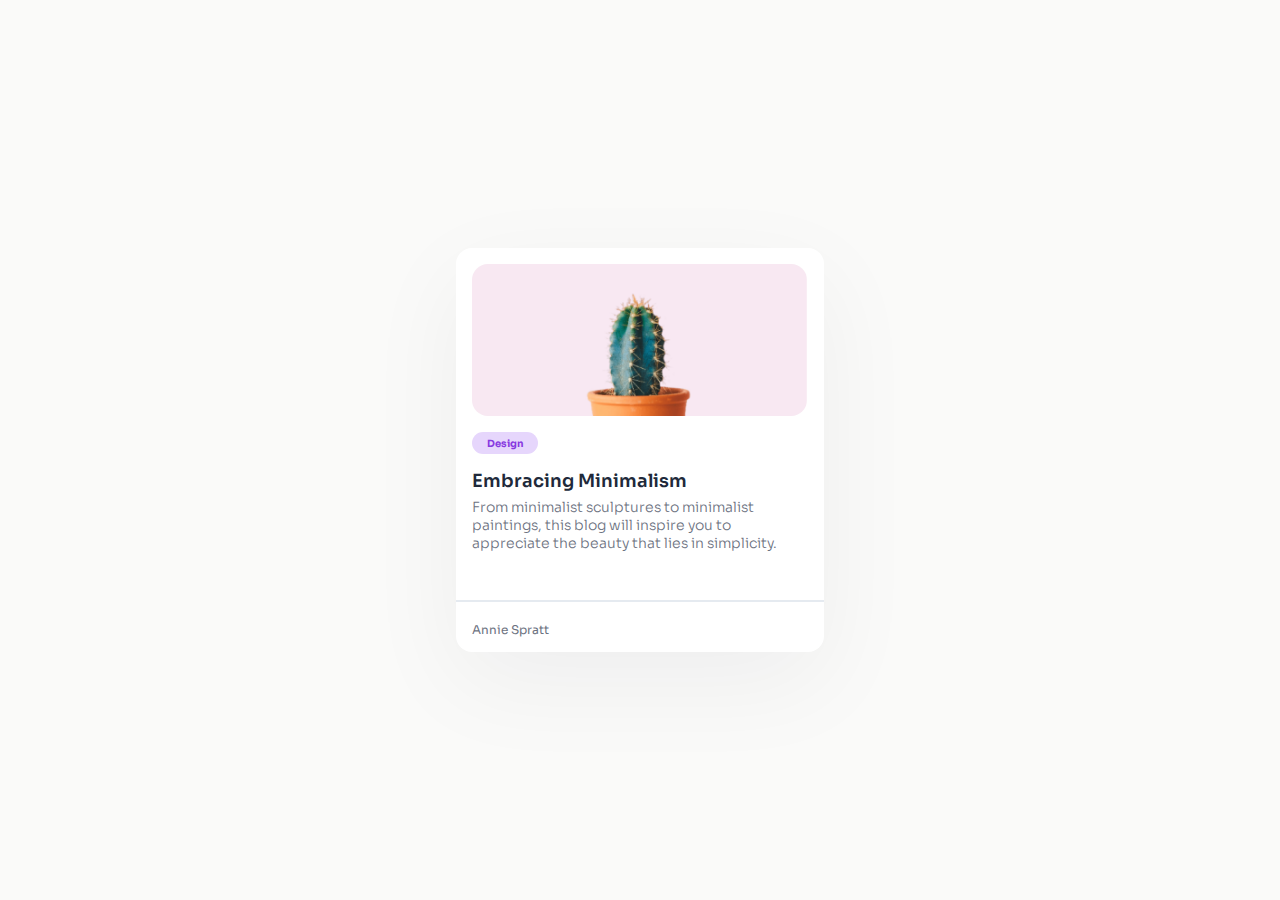
<file: index.html>
<html lang="en">
  <head>
    <meta charset="UTF-8" />
    <meta name="viewport" content="width=device-width, initial-scale=1.0" />
    <link rel="stylesheet" href="styles.css" />
    <link rel="preconnect" href="https://fonts.googleapis.com" />
    <link rel="preconnect" href="https://fonts.gstatic.com" crossorigin />
    <link
      href="https://fonts.googleapis.com/css2?family=Inter:wght@100..900&family=Sora:wght@100..800&display=swap"
      rel="stylesheet"
    />
    <title>Blog Card</title>
  </head>
  <body>
    <div class="card">
      <img src="./public/cactus_img.jpg" alt="cactus" />
      <div class="pill">Design</div>
      <div class="content">
        <h2>Embracing Minimalism</h2>
        <p>
          From minimalist sculptures to minimalist paintings, this blog will
          inspire you to appreciate the beauty that lies in simplicity.
        </p>
      </div>
      <hr />
      <footer>Annie Spratt</footer>
    </div>
  </body>
</html>
</file>
<file: styles.css>
body {
  background-color: #fafaf9;
  display: flex;
  justify-content: center;
  align-items: center;

  font-family: "Sora", sans-serif;
}

.card {
  width: 368px;
  height: 368px;
  background-color: white;
  box-shadow: 0px 30px 100px 0px rgba(17, 23, 41, 0.05);
  border-radius: 16px;
  padding-top: 16px;
  padding-bottom: 20px;
}

img {
  width: 91%;
  height: 152px;
  border-radius: 16px;
  margin-left: 16px;
  margin-right: 16px;
}

.pill {
  background-color: #e6d6fc;
  font-size: 10px;
  font-weight: bold;
  color: #883ae1;
  height: 16px;
  width: 60px;
  display: flex;
  padding: 3px;
  justify-content: center;
  align-items: center;
  border-radius: 60px;
  margin: 16px 16px;
}

.content {
  display: flex;
  flex-direction: column;
  padding-left: 16px;
  padding-right: 16px;

  h2 {
    margin-top: 0;
    margin-bottom: 6px;
    font-size: 18px;
    color: #20293a;
    font-weight: 600;
  }

  p {
    margin: 0;
    margin-bottom: 40px;
    font-size: 14px;
    color: #6c727f;
    font-weight: 300;
  }
}

hr {
  border: 0.5px solid #e5eaf0;
}

footer {
  font-size: 12px;
  color: #6c727f;
  margin-top: 20px;
  padding-left: 16px;
  padding-right: 16px;
}
</file>
